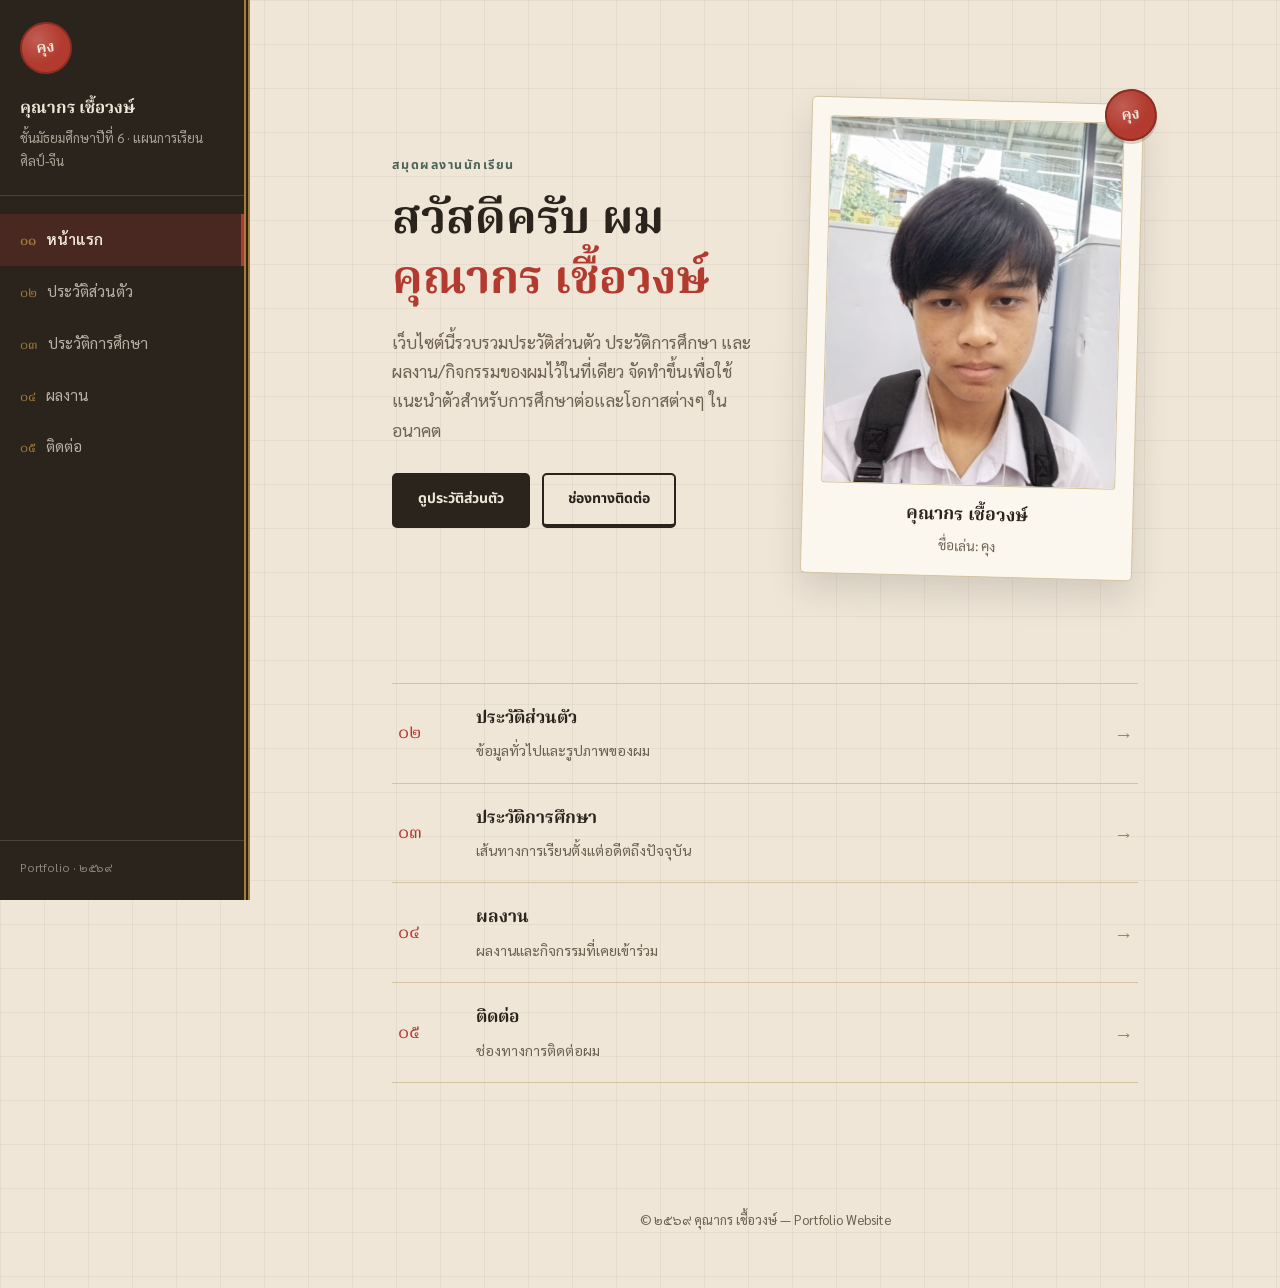
<file: index.html>
<!DOCTYPE html>
<html lang="th">
<head>
<meta charset="UTF-8">
<meta name="viewport" content="width=device-width, initial-scale=1.0">
<title>Portfolio ของ คุณากร เชื้อวงษ์</title>
<link rel="stylesheet" href="style.css">
</head>
<body>

<aside class="spine">
  <div class="spine-top">
    <div class="seal" aria-hidden="true">คุง</div>
    <button class="menu-toggle" aria-label="เปิดเมนู" aria-expanded="false">
      <span></span><span></span><span></span>
    </button>
  </div>
  <div class="spine-id">
    <strong>คุณากร เชื้อวงษ์</strong>
    <span>ชั้นมัธยมศึกษาปีที่ 6 · แผนการเรียนศิลป์-จีน</span>
  </div>
  <nav class="spine-nav">
    <ul>
      <li><a href="index.html" aria-current="page"><span class="num">๐๑</span> หน้าแรก</a></li>
      <li><a href="personal.html"><span class="num">๐๒</span> ประวัติส่วนตัว</a></li>
      <li><a href="education.html"><span class="num">๐๓</span> ประวัติการศึกษา</a></li>
      <li><a href="activities.html"><span class="num">๐๔</span> ผลงาน</a></li>
      <li><a href="contact.html"><span class="num">๐๕</span> ติดต่อ</a></li>
    </ul>
  </nav>
  <div class="spine-foot">Portfolio · ๒๕๖๙</div>
</aside>

<div class="content">
  <main class="wrap">
    <section class="hero">
      <div>
        <span class="hero-tag">สมุดผลงานนักเรียน</span>
        <h1>สวัสดีครับ ผม<br><span class="accent">คุณากร เชื้อวงษ์</span></h1>
        <p class="lede">
          เว็บไซต์นี้รวบรวมประวัติส่วนตัว ประวัติการศึกษา และผลงาน/กิจกรรมของผมไว้ในที่เดียว
          จัดทำขึ้นเพื่อใช้แนะนำตัวสำหรับการศึกษาต่อและโอกาสต่างๆ ในอนาคต
        </p>
        <div class="hero-cta">
          <a href="personal.html" class="btn btn-solid">ดูประวัติส่วนตัว</a>
          <a href="contact.html" class="btn btn-ghost">ช่องทางติดต่อ</a>
        </div>
      </div>

      <div class="id-frame">
        <div class="seal">คุง</div>
        <div class="id-photo">
          <!-- ใส่ไฟล์รูปชื่อ images/ภาพคุง.png -->
          <img src="images/ภาพคุง.jpg" alt="รูปคุณากร เชื้อวงษ์">
        </div>
        <div class="id-caption">
          <div class="name">คุณากร เชื้อวงษ์</div>
          <div class="role">ชื่อเล่น: คุง</div>
        </div>
      </div>
    </section>

    <section class="leaf-list">
      <a class="leaf" href="personal.html">
        <span class="num">๐๒</span>
        <span>
          <h3>ประวัติส่วนตัว</h3>
          <p>ข้อมูลทั่วไปและรูปภาพของผม</p>
        </span>
        <span class="go">→</span>
      </a>
      <a class="leaf" href="education.html">
        <span class="num">๐๓</span>
        <span>
          <h3>ประวัติการศึกษา</h3>
          <p>เส้นทางการเรียนตั้งแต่อดีตถึงปัจจุบัน</p>
        </span>
        <span class="go">→</span>
      </a>
      <a class="leaf" href="activities.html">
        <span class="num">๐๔</span>
        <span>
          <h3>ผลงาน</h3>
          <p>ผลงานและกิจกรรมที่เคยเข้าร่วม</p>
        </span>
        <span class="go">→</span>
      </a>
      <a class="leaf" href="contact.html">
        <span class="num">๐๕</span>
        <span>
          <h3>ติดต่อ</h3>
          <p>ช่องทางการติดต่อผม</p>
        </span>
        <span class="go">→</span>
      </a>
    </section>
  </main>

  <footer class="page-foot">&copy; ๒๕๖๙ คุณากร เชื้อวงษ์ — Portfolio Website</footer>
</div>

<script src="script.js"></script>
</body>
</html>
</file>
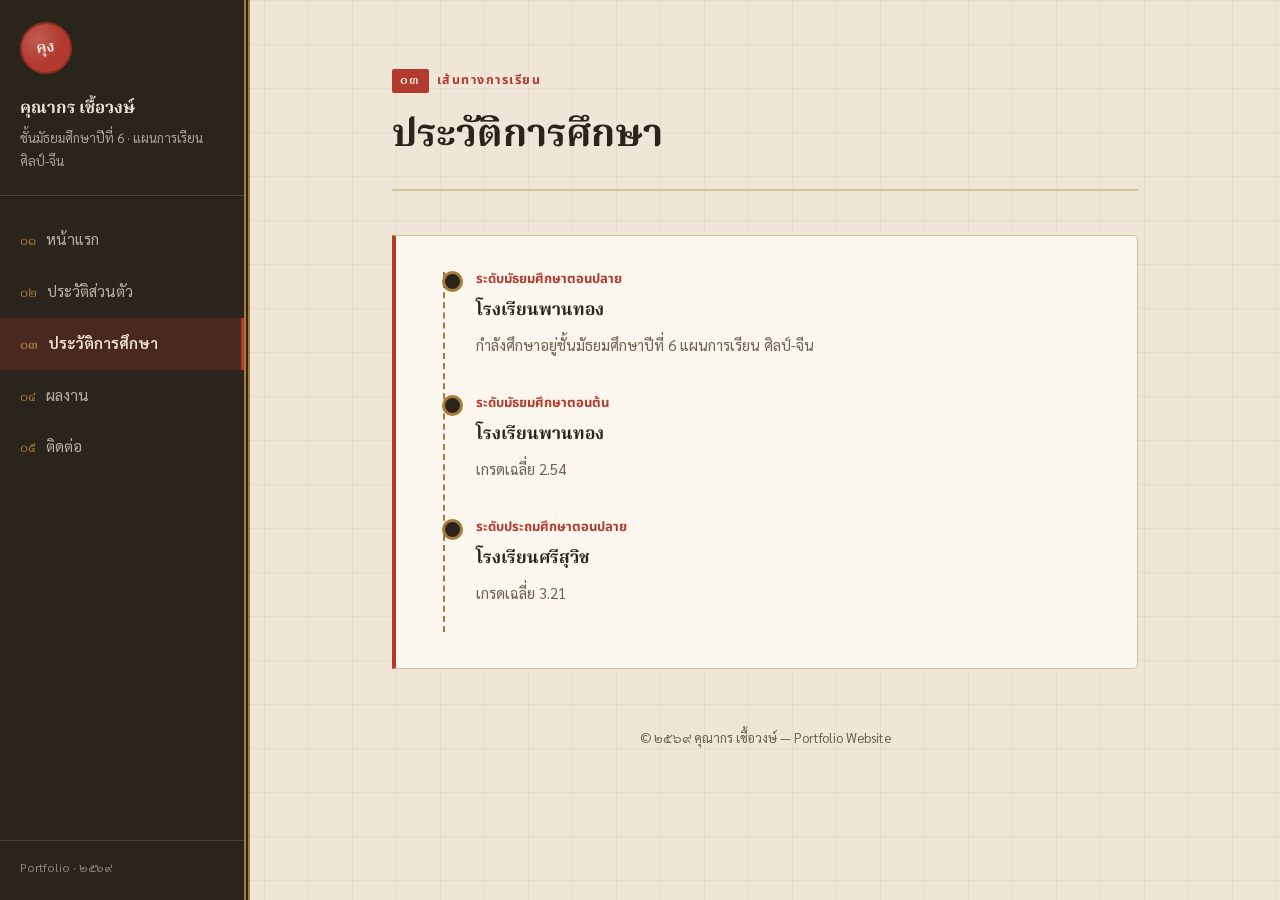
<file: education.html>
<!DOCTYPE html>
<html lang="th">
<head>
<meta charset="UTF-8">
<meta name="viewport" content="width=device-width, initial-scale=1.0">
<title>ประวัติการศึกษา | คุณากร เชื้อวงษ์</title>
<link rel="stylesheet" href="style.css">
</head>
<body>

<aside class="spine">
  <div class="spine-top">
    <div class="seal" aria-hidden="true">คุง</div>
    <button class="menu-toggle" aria-label="เปิดเมนู" aria-expanded="false">
      <span></span><span></span><span></span>
    </button>
  </div>
  <div class="spine-id">
    <strong>คุณากร เชื้อวงษ์</strong>
    <span>ชั้นมัธยมศึกษาปีที่ 6 · แผนการเรียนศิลป์-จีน</span>
  </div>
  <nav class="spine-nav">
    <ul>
      <li><a href="index.html"><span class="num">๐๑</span> หน้าแรก</a></li>
      <li><a href="personal.html"><span class="num">๐๒</span> ประวัติส่วนตัว</a></li>
      <li><a href="education.html" aria-current="page"><span class="num">๐๓</span> ประวัติการศึกษา</a></li>
      <li><a href="activities.html"><span class="num">๐๔</span> ผลงาน</a></li>
      <li><a href="contact.html"><span class="num">๐๕</span> ติดต่อ</a></li>
    </ul>
  </nav>
  <div class="spine-foot">Portfolio · ๒๕๖๙</div>
</aside>

<div class="content">
  <main class="wrap">
    <header class="page-head">
      <span class="eyebrow"><span class="num">๐๓</span> เส้นทางการเรียน</span>
      <h1>ประวัติการศึกษา</h1>
    </header>

    <div class="card">
      <!-- แก้ปี ชื่อโรงเรียน และรายละเอียดในแต่ละ <li> ให้ตรงกับของจริง -->
      <ul class="timeline">
        <li>
          <span class="year">ระดับมัธยมศึกษาตอนปลาย</span>
          <h3>โรงเรียนพานทอง</h3>
          <p>กำลังศึกษาอยู่ชั้นมัธยมศึกษาปีที่ 6 แผนการเรียน ศิลป์-จีน</p>
        </li>
        <li>
          <span class="year">ระดับมัธยมศึกษาตอนต้น</span>
          <h3>โรงเรียนพานทอง</h3>
          <p>เกรดเฉลี่ย 2.54</p>
        </li>
        <li>
          <span class="year">ระดับประถมศึกษาตอนปลาย</span>
          <h3>โรงเรียนศรีสุวิช</h3>
          <p>เกรดเฉลี่ย 3.21</p>
        </li>
      </ul>
    </div>


  <footer class="page-foot">&copy; ๒๕๖๙ คุณากร เชื้อวงษ์ — Portfolio Website</footer>
</div>

<script src="script.js"></script>
</body>
</html>
</file>
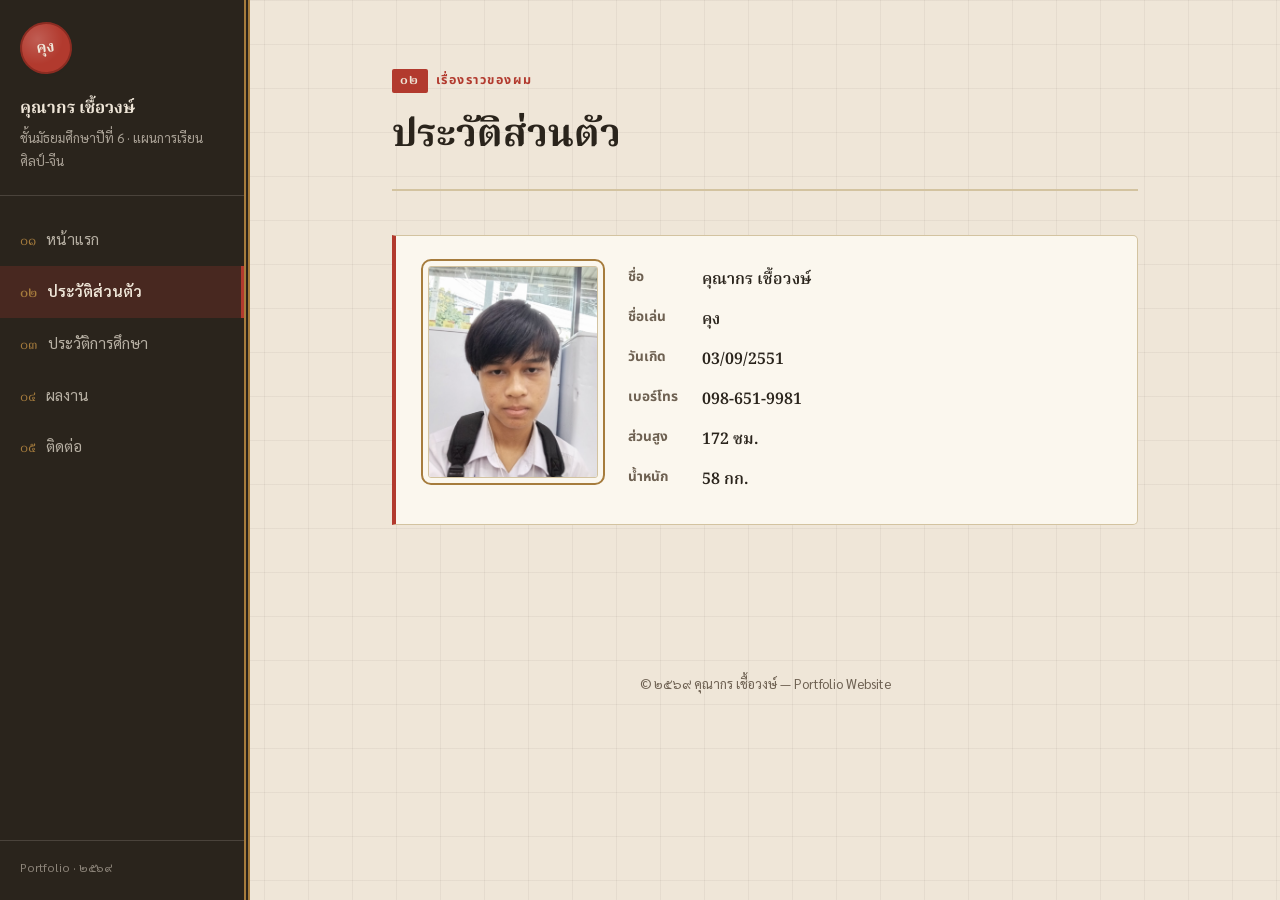
<file: personal.html>
<!DOCTYPE html>
<html lang="th">
<head>
<meta charset="UTF-8">
<meta name="viewport" content="width=device-width, initial-scale=1.0">
<title>ประวัติส่วนตัว | คุณากร เชื้อวงษ์</title>
<link rel="stylesheet" href="style.css">
</head>
<body>

<aside class="spine">
  <div class="spine-top">
    <div class="seal" aria-hidden="true">คุง</div>
    <button class="menu-toggle" aria-label="เปิดเมนู" aria-expanded="false">
      <span></span><span></span><span></span>
    </button>
  </div>
  <div class="spine-id">
    <strong>คุณากร เชื้อวงษ์</strong>
    <span>ชั้นมัธยมศึกษาปีที่ 6 · แผนการเรียนศิลป์-จีน</span>
  </div>
  <nav class="spine-nav">
    <ul>
      <li><a href="index.html"><span class="num">๐๑</span> หน้าแรก</a></li>
      <li><a href="personal.html" aria-current="page"><span class="num">๐๒</span> ประวัติส่วนตัว</a></li>
      <li><a href="education.html"><span class="num">๐๓</span> ประวัติการศึกษา</a></li>
      <li><a href="activities.html"><span class="num">๐๔</span> ผลงาน</a></li>
      <li><a href="contact.html"><span class="num">๐๕</span> ติดต่อ</a></li>
    </ul>
  </nav>
  <div class="spine-foot">Portfolio · ๒๕๖๙</div>
</aside>

<div class="content">
  <main class="wrap">
    <header class="page-head">
      <span class="eyebrow"><span class="num">๐๒</span> เรื่องราวของผม</span>
      <h1>ประวัติส่วนตัว</h1>
    </header>

    <div class="card">
      <div class="profile-block">
        <!-- เปลี่ยนรูปได้ที่โฟลเดอร์ images/ -->
        <img class="profile-photo" src="images/ภาพคุง.jpg" alt="รูปคุณากร เชื้อวงษ์">

        <dl class="info-list">
          <dt>ชื่อ</dt><dd>คุณากร เชื้อวงษ์</dd>
          <dt>ชื่อเล่น</dt><dd>คุง</dd>
          <dt>วันเกิด</dt><dd>03/09/2551</dd>
          <dt>เบอร์โทร</dt><dd>098-651-9981</dd>
          <dt>ส่วนสูง</dt><dd>172 ซม.</dd>
          <dt>น้ำหนัก</dt><dd>58 กก.</dd>
        </dl>
      </div>
    </div>
  </main>

  <footer class="page-foot">&copy; ๒๕๖๙ คุณากร เชื้อวงษ์ — Portfolio Website</footer>
</div>

<script src="script.js"></script>
</body>
</html>
</file>
<file: style.css>
@import url('https://fonts.googleapis.com/css2?family=Noto+Serif+Thai:wght@500;600;700&family=Sarabun:wght@300;400;600;700&family=Noto+Sans+Thai:wght@500;700&display=swap');

/* ============ Tokens ============ */
:root{
  --paper:#EFE6D8;
  --card:#FBF7EE;
  --ink:#2A241C;
  --ink-soft:#6E6152;
  --seal:#B23A2E;
  --seal-dark:#8C2C22;
  --jade:#4B6358;
  --gold:#A67C3D;
  --line:#D3C3A0;
  --radius:5px;
}

*{ box-sizing:border-box; }
html{ scroll-behavior:smooth; }

body{
  margin:0;
  color:var(--ink);
  font-family:'Sarabun', sans-serif;
  font-weight:400;
  line-height:1.75;
  background-color:var(--paper);
  background-image:
    linear-gradient(rgba(42,36,28,0.05) 1px, transparent 1px),
    linear-gradient(90deg, rgba(42,36,28,0.05) 1px, transparent 1px);
  background-size:44px 44px;
}

h1,h2,h3,.display{
  font-family:'Noto Serif Thai', serif;
  font-weight:700;
  color:var(--ink);
  margin:0;
}

a{ color:inherit; text-decoration:none; }
ul{ margin:0; padding:0; list-style:none; }

/* ============ Seal stamp ============ */
.seal{
  --size:52px;
  width:var(--size);
  height:var(--size);
  border-radius:50%;
  background:
    radial-gradient(circle at 35% 30%, rgba(255,255,255,0.18), transparent 55%),
    var(--seal);
  color:var(--paper);
  border:2px solid var(--seal-dark);
  display:flex;
  align-items:center;
  justify-content:center;
  font-family:'Noto Serif Thai', serif;
  font-weight:700;
  font-size:0.95rem;
  letter-spacing:0.5px;
  transform:rotate(-7deg);
  box-shadow:0 3px 0 rgba(42,36,28,0.18);
  flex-shrink:0;
}

/* ============ Layout shell: spine + content ============ */
.spine{
  position:fixed;
  top:0; left:0; bottom:0;
  width:250px;
  background:var(--ink);
  color:var(--paper);
  display:flex;
  flex-direction:column;
  z-index:60;
  border-right:6px double var(--gold);
}

.spine-top{
  display:flex;
  align-items:center;
  justify-content:space-between;
  padding:22px 20px 16px;
}

.menu-toggle{
  display:none;
  width:36px; height:30px;
  background:none;
  border:none;
  cursor:pointer;
  padding:0;
  flex-direction:column;
  justify-content:space-between;
}
.menu-toggle span{
  display:block;
  height:2px;
  background:var(--paper);
  border-radius:2px;
}

.spine-id{
  padding:4px 20px 22px;
  border-bottom:1px solid rgba(239,230,216,0.16);
}
.spine-id strong{
  display:block;
  font-family:'Noto Serif Thai', serif;
  font-size:1.05rem;
  font-weight:700;
}
.spine-id span{
  display:block;
  margin-top:4px;
  font-size:0.82rem;
  color:rgba(239,230,216,0.65);
}

.spine-nav{ flex:1; padding:18px 0; }
.spine-nav a{
  display:flex;
  align-items:baseline;
  gap:10px;
  padding:12px 20px;
  font-size:0.95rem;
  color:rgba(239,230,216,0.72);
  border-right:3px solid transparent;
  transition:background 0.15s, color 0.15s, border-color 0.15s;
}
.spine-nav a .num{
  font-family:'Noto Serif Thai', serif;
  color:var(--gold);
  font-size:0.85rem;
}
.spine-nav a:hover{
  background:rgba(239,230,216,0.06);
  color:var(--paper);
}
.spine-nav a[aria-current="page"]{
  background:rgba(178,58,46,0.22);
  color:var(--paper);
  border-right-color:var(--seal);
  font-weight:600;
}

.spine-foot{
  padding:16px 20px 22px;
  font-size:0.74rem;
  color:rgba(239,230,216,0.5);
  border-top:1px solid rgba(239,230,216,0.16);
}

.content{
  margin-left:250px;
  min-height:100vh;
}

main.wrap{
  max-width:900px;
  margin:0 auto;
  padding:64px 6vw 90px;
}

@media (max-width:840px){
  .spine{
    position:fixed;
    width:100%;
    height:auto;
    flex-direction:row;
    align-items:center;
    justify-content:space-between;
    border-right:none;
    border-bottom:4px double var(--gold);
    padding:0;
  }
  .spine-top{ padding:14px 5vw; }
  .menu-toggle{ display:flex; order:2; }
  .spine-id{ display:none; }
  .spine-nav{
    position:fixed;
    top:66px; left:0; right:0;
    background:var(--ink);
    max-height:0;
    overflow:hidden;
    padding:0;
    transition:max-height 0.25s ease;
  }
  .spine-nav.open{ max-height:360px; padding:8px 0 14px; }
  .spine-nav a{ padding:13px 6vw; border-right:none; border-left:3px solid transparent; }
  .spine-nav a[aria-current="page"]{ border-left-color:var(--seal); border-right-color:transparent; }
  .content{ margin-left:0; padding-top:66px; }
}

/* ============ Page header ============ */
.page-head{
  margin-bottom:44px;
  padding-bottom:18px;
  border-bottom:2px solid var(--line);
  position:relative;
}
.eyebrow{
  display:inline-flex;
  align-items:center;
  gap:8px;
  font-family:'Noto Sans Thai', sans-serif;
  font-weight:700;
  font-size:0.78rem;
  letter-spacing:1.5px;
  color:var(--seal);
  margin-bottom:10px;
}
.eyebrow .num{
  font-family:'Noto Serif Thai', serif;
  color:var(--paper);
  background:var(--seal);
  padding:1px 8px;
  border-radius:2px;
  font-size:0.8rem;
}
.page-head h1{ font-size:clamp(1.7rem,3.4vw,2.4rem); }

/* ============ Hero (index) ============ */
.hero{
  display:grid;
  grid-template-columns:1.05fr 0.95fr;
  gap:48px;
  align-items:center;
  padding:36px 0 60px;
}
@media (max-width:780px){ .hero{ grid-template-columns:1fr; } }

.hero h1{ font-size:clamp(2rem,4.6vw,2.9rem); line-height:1.3; }
.hero h1 .accent{ color:var(--seal); }
.hero p.lede{
  color:var(--ink-soft);
  font-size:1.05rem;
  margin-top:16px;
  max-width:48ch;
}
.hero-tag{
  display:inline-block;
  margin-bottom:14px;
  font-family:'Noto Sans Thai', sans-serif;
  font-size:0.78rem;
  font-weight:700;
  letter-spacing:1.5px;
  color:var(--jade);
}

.hero-cta{ margin-top:28px; display:flex; gap:12px; flex-wrap:wrap; }
.btn{
  font-family:'Noto Sans Thai', sans-serif;
  font-weight:700;
  font-size:0.88rem;
  padding:12px 24px;
  border-radius:var(--radius);
  border:2px solid var(--ink);
  border-bottom-width:4px;
  transition:transform 0.12s, background 0.15s, color 0.15s, border-color .15s;
  display:inline-block;
}
.btn-solid{ background:var(--ink); color:var(--paper); }
.btn-solid:hover{ background:var(--seal); border-color:var(--seal-dark); transform:translateY(-2px); }
.btn-ghost{ color:var(--ink); }
.btn-ghost:hover{ background:var(--ink); color:var(--paper); transform:translateY(-2px); }

.id-frame{
  background:var(--card);
  border:1px solid var(--line);
  border-radius:var(--radius);
  padding:18px;
  box-shadow:0 16px 34px rgba(42,36,28,0.14);
  transform:rotate(1.5deg);
  transition:transform 0.3s;
  position:relative;
}
.id-frame:hover{ transform:rotate(0deg); }
.id-frame .seal{ position:absolute; top:-16px; right:-14px; }
.id-photo{
  width:100%;
  aspect-ratio:4/5;
  border-radius:3px;
  overflow:hidden;
  background:var(--paper);
  border:1px solid var(--line);
  display:flex; align-items:center; justify-content:center;
  color:var(--ink-soft);
  font-size:0.82rem;
  text-align:center;
}
.id-photo img{ width:100%; height:100%; object-fit:cover; display:block; }
.id-caption{ margin-top:14px; text-align:center; }
.id-caption .name{ font-family:'Noto Serif Thai', serif; font-weight:700; font-size:1.1rem; }
.id-caption .role{ color:var(--ink-soft); font-size:0.85rem; margin-top:3px; }

/* ============ Index nav list ============ */
.leaf-list{ margin-top:46px; display:flex; flex-direction:column; }
.leaf{
  display:grid;
  grid-template-columns:60px 1fr auto;
  align-items:center;
  gap:18px;
  padding:20px 6px;
  border-top:1px solid var(--line);
  transition:padding-left 0.15s, background 0.15s;
}
.leaf:last-child{ border-bottom:1px solid var(--line); }
.leaf:hover{ background:rgba(178,58,46,0.05); padding-left:14px; }
.leaf .num{ font-family:'Noto Serif Thai', serif; color:var(--seal); font-size:1.15rem; }
.leaf h3{ font-size:1.08rem; }
.leaf p{ margin:4px 0 0; color:var(--ink-soft); font-size:0.88rem; }
.leaf .go{ color:var(--gold); font-size:1.2rem; }

/* ============ Card ============ */
.card{
  background:var(--card);
  border:1px solid var(--line);
  border-left:4px solid var(--seal);
  border-radius:0 var(--radius) var(--radius) 0;
  padding:30px 32px;
  margin-bottom:22px;
}

/* ============ Personal page ============ */
.profile-block{ display:flex; gap:30px; align-items:flex-start; flex-wrap:wrap; }
.profile-photo{
  width:170px; height:212px;
  border-radius:3px;
  border:1px solid var(--line);
  outline:2px solid var(--gold);
  outline-offset:5px;
  object-fit:cover;
  background:var(--paper);
  flex-shrink:0;
}
dl.info-list{
  display:grid;
  grid-template-columns:max-content 1fr;
  gap:12px 24px;
  margin:0;
}
dl.info-list dt{
  font-family:'Noto Sans Thai', sans-serif;
  color:var(--ink-soft);
  font-size:0.85rem;
  font-weight:700;
}
dl.info-list dd{ margin:0; font-weight:600; font-family:'Noto Serif Thai', serif; }

/* ============ Timeline (education) ============ */
.timeline{ position:relative; padding-left:6px; }
.timeline::before{
  content:'';
  position:absolute;
  left:15px; top:6px; bottom:6px;
  width:0;
  border-left:2px dashed var(--gold);
}
.timeline li{ position:relative; padding:2px 0 32px 42px; }
.timeline li::before{
  content:'';
  position:absolute;
  left:8px; top:5px;
  width:15px; height:15px;
  border-radius:50%;
  background:var(--ink);
  border:3px solid var(--gold);
}
.timeline .year{
  font-family:'Noto Sans Thai', sans-serif;
  color:var(--seal);
  font-weight:700;
  font-size:0.82rem;
  display:block;
}
.timeline h3{ margin-top:5px; font-size:1.08rem; }
.timeline p{ color:var(--ink-soft); margin:6px 0 0; font-size:0.93rem; }

/* ============ Works / activities grid ============ */
.work-grid{
  display:grid;
  grid-template-columns:repeat(auto-fit, minmax(240px,1fr));
  gap:24px;
}
.work-card{
  background:var(--card);
  border:1px solid var(--line);
  border-radius:var(--radius);
  overflow:hidden;
  transition:transform 0.15s, box-shadow 0.15s;
}
.work-card:hover{ transform:translateY(-4px); box-shadow:0 14px 28px rgba(42,36,28,0.14); }
.work-card .thumb{
  width:100%;
  aspect-ratio:4/3;
  background:var(--paper);
  border-bottom:1px solid var(--line);
  display:flex; align-items:center; justify-content:center;
  color:var(--ink-soft);
  font-size:0.85rem;
  overflow:hidden;
}
.work-card .thumb img{ width:100%; height:100%; object-fit:cover; display:block; }
.work-card .body{ padding:16px 18px 20px; }
.work-card .tag{
  display:inline-block;
  margin-bottom:8px;
  font-family:'Noto Sans Thai', sans-serif;
  font-size:0.7rem;
  font-weight:700;
  letter-spacing:0.5px;
  color:var(--jade);
  background:rgba(75,99,88,0.1);
  padding:3px 9px;
  border-radius:999px;
}
.work-card h3{ font-size:1.02rem; }
.work-card p{ color:var(--ink-soft); font-size:0.88rem; margin:6px 0 0; }

/* ============ Contact ============ */
.contact-grid{
  display:grid;
  grid-template-columns:repeat(auto-fit, minmax(230px,1fr));
  gap:20px;
}
.contact-item{ display:flex; align-items:center; gap:16px; }
.contact-icon{
  width:46px; height:46px;
  border-radius:3px;
  background:var(--ink);
  color:var(--gold);
  display:flex; align-items:center; justify-content:center;
  font-family:'Noto Serif Thai', serif;
  font-weight:700;
  font-size:0.95rem;
  flex-shrink:0;
  transform:rotate(-3deg);
}
.contact-item .label{ font-size:0.8rem; color:var(--ink-soft); font-family:'Noto Sans Thai', sans-serif; }
.contact-item .value{ font-weight:600; font-family:'Noto Serif Thai', serif; }

.note{
  background:rgba(166,124,61,0.12);
  border:1px dashed var(--gold);
  border-radius:var(--radius);
  padding:14px 18px;
  font-size:0.88rem;
  color:var(--ink-soft);
}

/* ============ Footer ============ */
footer.page-foot{
  text-align:center;
  padding:36px 6vw 56px;
  color:var(--ink-soft);
  font-size:0.82rem;
}

@media (prefers-reduced-motion:reduce){
  *{ transition:none !important; }
  html{ scroll-behavior:auto; }
}

a:focus-visible, button:focus-visible{
  outline:3px solid var(--seal);
  outline-offset:2px;
}
</file>
